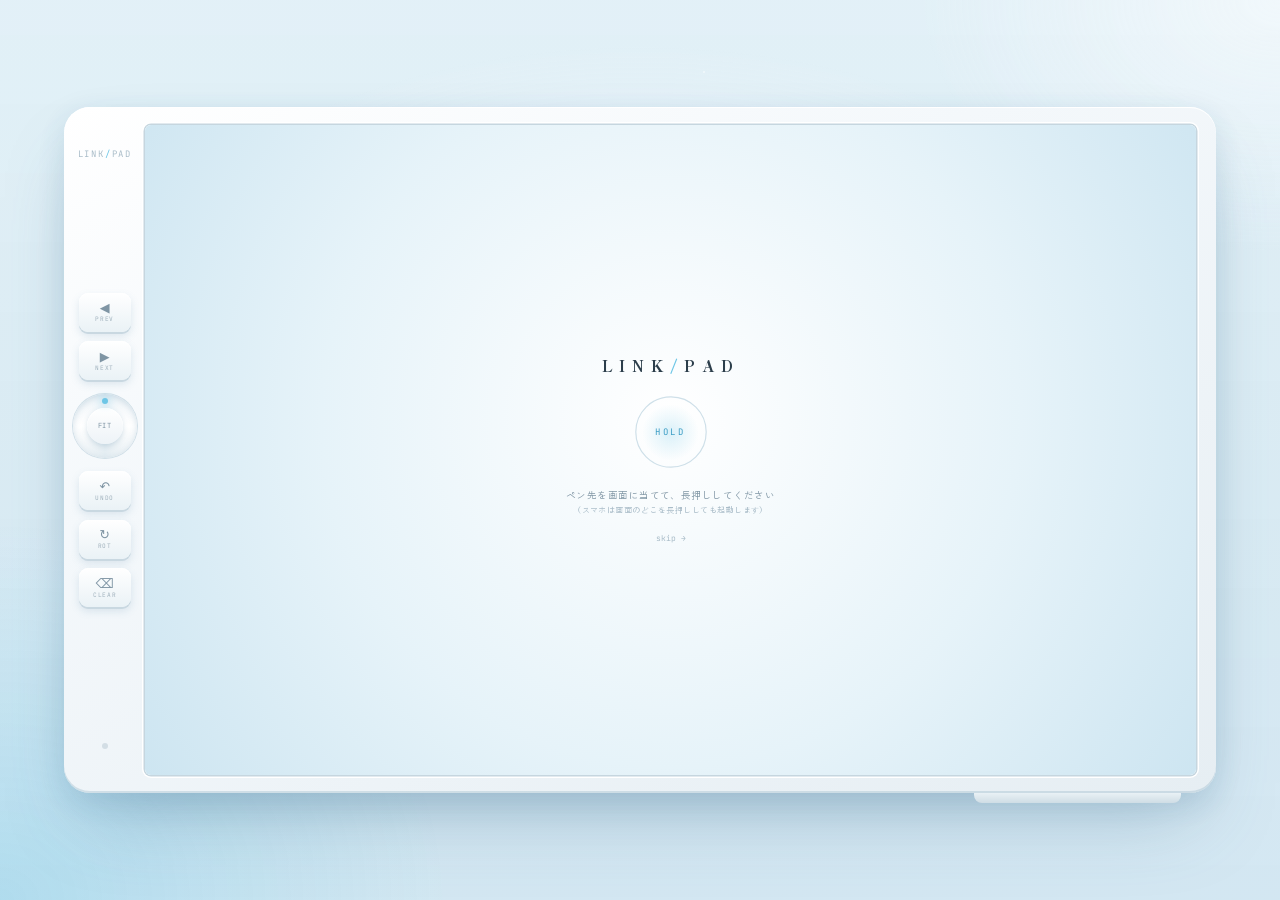
<file: index.html>
<!DOCTYPE html>
<html lang="ja">
<head>
  <meta charset="UTF-8" />
  <meta name="viewport" content="width=device-width, initial-scale=1, viewport-fit=cover" />
  <meta name="theme-color" content="#e8f3f9" />
  <title>矢野 乃梨佳 — Portfolio</title>
  <meta name="description" content="液タブの画面を操作して作品を見るポートフォリオ" />
  <link rel="preconnect" href="https://fonts.googleapis.com" />
  <link rel="preconnect" href="https://fonts.gstatic.com" crossorigin />
  <link href="https://fonts.googleapis.com/css2?family=DotGothic16&family=Shippori+Mincho+B1:wght@600;800&family=JetBrains+Mono:wght@400;600&family=Zen+Kaku+Gothic+New:wght@400;500;700&display=swap" rel="stylesheet" />
  <link rel="stylesheet" href="style.css?v=20261031b" />
  <style>
    /* スマホ：アニメ作品のとき操作ヒントが縦に引き伸ばされて、四角いぼかしになっていたのを修正 */
    @media (orientation: portrait), (max-width: 820px), (max-height: 540px) {
      .hint, .viewport.has-timeline .hint { top: 3.6em; bottom: auto !important; height: auto; }
    }
    /* スマホ：メニューが全部見えるように、ロゴを隠して詰める */
    @media (orientation: portrait), (max-width: 820px), (max-height: 540px) {
      .app-name { display: none; }
      .menubar { padding-left: .4em; gap: .3em; }
      .menus { gap: 0; }
      .menus button { padding: .5em .5em; }
    }
    /* portfolioについて */
    .site-title { font-family: var(--mincho); font-weight: 800; letter-spacing: .3em; font-size: 2em !important; margin: 0 0 .8em !important; }
    .site-title span { color: var(--accent); }
    .site-text { font-size: 1.05em; }
    .site-credit { margin: 1.8em 0 0; padding-top: .9em; border-top: 1px solid var(--line); font-size: .78em; color: var(--mute); letter-spacing: .05em; }
  </style>
</head>
<body>

  <!-- 背景：閲覧中の作品をぼかして映す -->
  <div class="backdrop" aria-hidden="true"><i></i><i></i></div>
  <div class="desk-light" aria-hidden="true"></div>

  <main class="tablet" id="tablet">
    <!-- 左ベゼル：エクスプレスキー + タッチリング -->
    <aside class="bezel-left" aria-label="エクスプレスキー">
      <div class="brand">LINK<span>/</span>PAD</div>
      <button class="xkey" data-act="prev"  title="前の作品 [←]"><span>◀</span><small>PREV</small></button>
      <button class="xkey" data-act="next"  title="次の作品 [→]"><span>▶</span><small>NEXT</small></button>
      <div class="ring" id="ring" title="タッチリング：ドラッグでズーム">
        <div class="ring-dot" id="ringDot"></div>
        <button class="ring-center" data-act="fit" title="画面に合わせる [0]">FIT</button>
      </div>
      <button class="xkey" data-act="undo"  title="元に戻す [Ctrl+Z]"><span>↶</span><small>UNDO</small></button>
      <button class="xkey d-only" data-act="rotR"  title="右回転 [R]"><span>↻</span><small>ROT</small></button>
      <button class="xkey m-only" data-act="fit" title="画面に合わせる"><span>⤢</span><small>FIT</small></button>
      <button class="xkey" data-act="clear" title="線をすべて消す [Delete]"><span>⌫</span><small>CLEAR</small></button>
      <div class="led" id="led"></div>
    </aside>

    <!-- 液晶 -->
    <section class="screen" id="screen">
      <div class="glare" aria-hidden="true"></div>

      <!-- メニューバー -->
      <header class="menubar">
        <div class="app-name">◆ LINK PAINT</div>
        <nav class="menus">
          <button data-panel="works" class="is-on">作品</button>
          <button data-panel="about">プロフィール</button>
          <button data-act="help"><span class="d-only">ショートカット</span><span class="m-only">使い方</span></button>
          <button data-panel="site">portfolioについて</button>
        </nav>
        <div class="filename" id="filename">norika_yano_portfolio</div>
        <button class="sound-btn" id="soundBtn" title="効果音 オン / オフ">♪</button>
        <button class="me" data-panel="about" title="プロフィール"><img id="meIcon" alt="" /></button>
      </header>

      <div class="workspace">
        <!-- ツールバー -->
        <div class="toolbar" role="toolbar" aria-label="ツール">
          <button class="tool is-on" data-tool="pen" title="ペン [B]　Alt+クリックでスポイト"><svg viewBox="0 0 24 24"><path d="M3 21l3.5-1 11-11-2.5-2.5-11 11L3 21z M15.5 5.5l2.5 2.5 2-2-2.5-2.5z"/></svg></button>
          <button class="tool" data-tool="eraser" title="消しゴム [E] — 描いた線をなぞって消す"><svg viewBox="0 0 24 24"><path d="M8.5 20H20M4.6 14.6l8.8-8.8a2 2 0 012.8 0l3 3a2 2 0 010 2.8L12 18.8a4 4 0 01-5.6 0l-1.8-1.4a2 2 0 010-2.8zM9 10.2l5.8 5.8"/></svg></button>
          <button class="tool" data-tool="picker" title="スポイト [I] — 作品から色を拾う"><svg viewBox="0 0 24 24"><path d="M14.5 4.5l5 5M17 2.5a2.1 2.1 0 013 3L17.5 8 16 6.5zM15.5 7.5L6 17l-2 4 4-2 9.5-9.5"/></svg></button>
          <button class="tool" data-tool="hand" title="手のひら [H / Space] — ドラッグで移動"><svg viewBox="0 0 24 24"><path d="M8 11V5a1.5 1.5 0 013 0v5V4a1.5 1.5 0 013 0v6V5.5a1.5 1.5 0 013 0V14c0 4-2.5 7-6.5 7S5 18.5 4 16l-1.5-3.5a1.4 1.4 0 012.4-1.4L8 14z"/></svg></button>
          <button class="tool" data-tool="zoom" title="ズーム [Z] — クリックで拡大 / Alt+クリックで縮小"><svg viewBox="0 0 24 24"><circle cx="10" cy="10" r="6.5"/><path d="M15 15l6 6M7 10h6M10 7v6"/></svg></button>
          <div class="sep"></div>
          <label class="swatch" title="ペンの色"><input type="color" id="penColor" value="#e8798c" /></label>
          <div class="size" title="ブラシサイズ [ / ]">
            <span class="size-dot" id="sizeDot"></span>
            <input type="range" id="penSize" min="1" max="40" value="8" aria-label="ブラシサイズ" />
            <b id="sizeNum">8</b>
          </div>
          <div class="sep"></div>
          <button class="tool toggle" data-toggle="keep" title="線を残す [K] — オフだと描いた線はゆっくり消えます"><svg viewBox="0 0 24 24"><path d="M9 4h6l-1 5 3 3v2H7v-2l3-3zM12 14v7"/></svg></button>
          <button class="tool toggle" data-toggle="flip" title="左右反転 [M] — 絵描きのデッサンチェック"><svg viewBox="0 0 24 24"><path d="M12 3v18M9 7L4 17h5zM15 7l5 10h-5z"/></svg></button>
          <button class="tool toggle" data-toggle="mono" title="モノクロ表示 [G] — 明暗のバランスを見る"><svg viewBox="0 0 24 24"><circle cx="12" cy="12" r="8.5"/><path d="M12 3.5v17a8.5 8.5 0 000-17z" fill="currentColor"/></svg></button>
        </div>

        <!-- キャンバス -->
        <div class="viewport" id="viewport">
          <div class="stage" id="stage">
            <div class="paper" id="paper">
              <img id="artwork" alt="" draggable="false" />
              <video id="video" muted loop playsinline preload="auto"></video>
              <video id="ghostPrev" class="ghost prev" muted playsinline preload="auto"></video>
              <video id="ghostNext" class="ghost next" muted playsinline preload="auto"></video>
            </div>
          </div>
          <canvas class="ink" id="ink"></canvas>

          <!-- 作品を開いたときの情報カード -->
          <article class="info-card" id="infoCard" aria-live="polite">
            <button class="info-close" id="infoClose" title="たたむ [N]">—</button>
            <p class="info-kicker" id="infoKicker"></p>
            <h3 id="infoTitle"></h3>
            <p class="info-cat" id="infoCat"></p>
            <dl class="info-meta" id="infoMeta"></dl>
            <p class="info-desc" id="infoDesc"></p>
            <ul class="info-tags" id="infoTags"></ul>
            <div class="info-palette" id="infoPalette"></div>
          </article>
          <button class="info-pill" id="infoPill" hidden>ⓘ 作品情報</button>

          <!-- アニメ作品のタイムライン -->
          <div class="timeline" id="timeline" hidden>
            <button data-tl="play" id="tlPlay" title="再生 / 一時停止 [P]">❚❚</button>
            <button data-tl="back" title="1コマ戻る [,]">⏮</button>
            <button data-tl="fwd" title="1コマ進む [.]">⏭</button>
            <div class="tl-track" id="tlTrack"><div class="tl-ticks" id="tlTicks"></div><div class="tl-head" id="tlHead"></div></div>
            <span class="tl-frame" id="tlFrame">1 / 1</span>
            <div class="tl-speed" role="group" aria-label="再生速度">
              <button data-speed="0.25">0.25×</button><button data-speed="0.5">0.5×</button><button data-speed="1" class="is-on">1×</button>
            </div>
            <button data-tl="onion" id="tlOnion" title="オニオンスキン [O] — 停止中に前後のコマを透かして表示">◎ オニオン</button>
          </div>

          <!-- スマホ用ツール：見る / 描く / 消す -->
          <div class="m-tools" id="mTools" role="toolbar" aria-label="タッチ用ツール">
            <button data-mtool="view" class="is-on" title="見る：1本指で移動・スワイプで作品切替"><svg viewBox="0 0 24 24"><path d="M8 11V5a1.5 1.5 0 013 0v5V4a1.5 1.5 0 013 0v6V5.5a1.5 1.5 0 013 0V14c0 4-2.5 7-6.5 7S5 18.5 4 16l-1.5-3.5a1.4 1.4 0 012.4-1.4L8 14z"/></svg><span>見る</span></button>
            <button data-mtool="pen" title="描く：1本指で描く・2本指で移動/拡大"><svg viewBox="0 0 24 24"><path d="M3 21l3.5-1 11-11-2.5-2.5-11 11L3 21z M15.5 5.5l2.5 2.5 2-2-2.5-2.5z"/></svg><span>描く</span></button>
            <button data-mtool="eraser" title="消す"><svg viewBox="0 0 24 24"><path d="M8.5 20H20M4.6 14.6l8.8-8.8a2 2 0 012.8 0l3 3a2 2 0 010 2.8L12 18.8a4 4 0 01-5.6 0l-1.8-1.4a2 2 0 010-2.8zM9 10.2l5.8 5.8"/></svg><span>消す</span></button>
            <label class="m-color" title="ペンの色"><span id="mColorDot"></span><input type="color" id="mPenColor" value="#e8798c" /></label>
          </div>

          <div class="toast" id="toast"></div>
          <div class="hint" id="hint">ペンで描ける / ホイールで拡大 / ←→で作品切替</div>
        </div>

        <!-- 右パネル -->
        <aside class="panels" id="panels">
          <section class="panel panel-nav">
            <h2>ナビゲーター</h2>
            <div class="navigator" id="navigator"><img id="navImg" alt="" /><div class="nav-box" id="navBox"></div></div>
          </section>

          <section class="panel panel-prop" id="propPanel">
            <h2>作品情報</h2>
            <dl class="props" id="props"></dl>
            <div class="palette" id="palette" title="クリックでペンの色に"></div>
          </section>

          <section class="panel panel-layers">
            <h2>
              <span>レイヤー <span class="count" id="count"></span></span>
              <span class="layer-tools">
                <button data-act="layerUp" title="選択中のレイヤーを上へ">▲</button>
                <button data-act="layerDown" title="選択中のレイヤーを下へ">▼</button>
                <button data-act="orderMenu" title="並び順の書き出し・リセット">⋯</button>
              </span>
            </h2>
            <div class="order-menu" id="orderMenu" hidden>
              <button data-act="copyOrder">並び順をコピー（works.jsのORDERに貼る）</button>
              <button data-act="resetOrder">初期の並び順に戻す</button>
            </div>
            <ol class="layers" id="layers"></ol>
          </section>
        </aside>
      </div>

      <!-- ステータスバー -->
      <footer class="statusbar">
        <span id="stTool">ペン</span>
        <span id="stZoom">100%</span>
        <span id="stRot">0°</span>
        <span id="stPos">x 0  y 0</span>
        <span class="pressure"><i>筆圧</i><b><em id="stPress"></em></b></span>
        <span id="stIndex" class="push">01 / 15</span>
      </footer>

      <!-- プロフィール -->
      <div class="sheet" id="about" hidden>
        <div class="sheet-card">
          <button class="sheet-close" data-close>×</button>
          <p class="kicker">PROFILE.layer</p>
          <div class="pf-head">
            <img class="pf-icon" id="pfIcon" alt="" />
            <div>
              <h2 id="pfName"></h2>
              <p class="pf-kana" id="pfKana"></p>
              <p class="aff" id="pfAff"></p>
            </div>
          </div>
          <p class="statement" id="pfStatement"></p>
          <dl class="pf-contact" id="pfContact"></dl>
          <ul class="pf-links" id="pfLinks"></ul>
        </div>
      </div>

      <!-- ショートカット -->
      <!-- portfolioについて -->
      <div class="sheet" id="site" hidden>
        <div class="sheet-card">
          <button class="sheet-close" data-close>×</button>
          <p class="kicker">ABOUT.portfolio</p>
          <h2 class="site-title">LINK<span>/</span>PAD</h2>
          <p class="statement site-text">今までに描いた作品をアーカイブする場所です。<br>液タブをモチーフとしたデザインで、絵師の気分になって作品を体験できます！！</p>
          <p class="site-credit">サイト制作者：岡崎 真道</p>
        </div>
      </div>

      <div class="sheet" id="help" hidden>
        <div class="sheet-card wide">
          <button class="sheet-close" data-close>×</button>
          <p class="kicker"><span class="d-only">SHORTCUTS</span><span class="m-only">HOW TO</span></p>
          <ul class="touch-guide">
            <li><b>スワイプ</b><span>左右にスワイプで作品を切り替え</span></li>
            <li><b>ピンチ</b><span>2本指で拡大・縮小</span></li>
            <li><b>ダブルタップ</b><span>その場所をズーム / もう一度で元に戻す</span></li>
            <li><b>描く</b><span>下の「描く」を選ぶと1本指で落書きできます（2本指で移動）</span></li>
            <li><b>長押し</b><span>レイヤーのサムネを長押しして並べ替え</span></li>
            <li><b>パレット</b><span>上の色の丸をタップすると、その色で描けます</span></li>
          </ul>
          <div class="keys-grid">
            <table class="keys">
              <tr><th colspan="2">作品</th></tr>
              <tr><td><kbd>←</kbd><kbd>→</kbd></td><td>作品を切り替え</td></tr>
              <tr><td><kbd>N</kbd></td><td>作品情報を開く / 閉じる</td></tr>
              <tr><td>ホイール / <kbd>+</kbd><kbd>−</kbd></td><td>ズーム</td></tr>
              <tr><td><kbd>R</kbd> / <kbd>Shift</kbd>+<kbd>R</kbd></td><td>回転</td></tr>
              <tr><td><kbd>0</kbd></td><td>画面に合わせる</td></tr>
              <tr><td><kbd>F</kbd></td><td>パネルを隠す</td></tr>
              <tr><th colspan="2">アニメ</th></tr>
              <tr><td><kbd>P</kbd></td><td>再生 / 一時停止</td></tr>
              <tr><td><kbd>,</kbd> <kbd>.</kbd></td><td>1コマ戻る / 進む</td></tr>
              <tr><td><kbd>O</kbd></td><td>オニオンスキン</td></tr>
            </table>
            <table class="keys">
              <tr><th colspan="2">ツール</th></tr>
              <tr><td><kbd>B</kbd></td><td>ペン（<kbd>Alt</kbd>でスポイト）</td></tr>
              <tr><td><kbd>E</kbd></td><td>消しゴム</td></tr>
              <tr><td><kbd>I</kbd></td><td>スポイト</td></tr>
              <tr><td><kbd>H</kbd> / <kbd>Space</kbd></td><td>手のひら</td></tr>
              <tr><td><kbd>Z</kbd></td><td>ズーム</td></tr>
              <tr><td><kbd>[</kbd> <kbd>]</kbd></td><td>ブラシサイズ</td></tr>
              <tr><td><kbd>Ctrl</kbd>+<kbd>Z</kbd></td><td>元に戻す</td></tr>
              <tr><td><kbd>Delete</kbd></td><td>線をすべて消す</td></tr>
              <tr><td><kbd>K</kbd></td><td>線を残す</td></tr>
              <tr><td><kbd>M</kbd> / <kbd>G</kbd></td><td>左右反転 / モノクロ</td></tr>
            </table>
          </div>
        </div>
      </div>

      <!-- 起動画面 -->
      <div class="boot" id="boot">
        <div class="boot-inner">
          <p class="boot-logo">LINK<span>/</span>PAD</p>
          <button class="touch" id="touch" aria-label="長押しで起動">
            <svg viewBox="0 0 100 100"><circle class="track" cx="50" cy="50" r="44"/><circle class="fill" id="touchFill" cx="50" cy="50" r="44"/></svg>
            <span>HOLD</span>
          </button>
          <p class="boot-msg">ペン先を画面に当てて、長押ししてください<br><small>（スマホは画面のどこを長押ししても起動します）</small></p>
          <button class="boot-skip" id="skip">skip →</button>
        </div>
      </div>
    </section>

    <div class="pen-rest" aria-hidden="true"></div>
  </main>

  <!-- ペンカーソル -->
  <div class="cursor" id="cursor" aria-hidden="true">
    <div class="tip" id="cursorTip"></div>
    <svg class="stylus" viewBox="0 0 40 200"><defs><linearGradient id="g" x1="0" x2="1"><stop offset="0" stop-color="#cfdde6"/><stop offset=".45" stop-color="#ffffff"/><stop offset="1" stop-color="#b8cad6"/></linearGradient></defs><path d="M20 0 L26 26 L26 200 L14 200 L14 26 Z" fill="url(#g)"/><rect x="14" y="70" width="12" height="22" rx="3" fill="#a9d8ec"/><rect x="25" y="74" width="3" height="8" rx="1.5" fill="#6ec6e6"/><path d="M20 0 L23 12 L17 12Z" fill="#7d93a2"/></svg>
  </div>

  <!-- オニオンスキン用フィルタ：白はそのまま、暗い線だけ色づける -->
  <svg width="0" height="0" style="position:absolute" aria-hidden="true">
    <filter id="onionPrev" color-interpolation-filters="sRGB"><feColorMatrix type="matrix" values="0.1701 0.5722 0.0578 0 0.2  0.0850 0.2861 0.0289 0 0.6  0.0213 0.0715 0.0072 0 0.9  0 0 0 1 0"/></filter>
    <filter id="onionNext" color-interpolation-filters="sRGB"><feColorMatrix type="matrix" values="0.0106 0.0358 0.0036 0 0.95  0.1488 0.5006 0.0505 0 0.3  0.1276 0.4291 0.0433 0 0.4  0 0 0 1 0"/></filter>
  </svg>

  <script src="works.js?v=20261031b"></script>
  <script src="meta.js?v=20261031b"></script>
  <script src="main.js?v=20261031b"></script>
  <script>
    // 「portfolioについて」タブ：main.js が古い・キャッシュされていても必ず開けるようにする
    (function () {
      var sheet = document.getElementById("site");
      function openSite(e) {
        e.preventDefault(); e.stopPropagation();
        document.querySelectorAll(".sheet").forEach(function (s) { s.hidden = true; });
        sheet.hidden = false;
        document.querySelectorAll(".menus button").forEach(function (b) { b.classList.toggle("is-on", b.dataset.panel === "site"); });
      }
      document.querySelectorAll('[data-panel="site"]').forEach(function (b) { b.addEventListener("click", openSite); });
      sheet.addEventListener("click", function (e) {
        if (e.target === sheet || e.target.closest("[data-close]")) {
          sheet.hidden = true;
          document.querySelectorAll(".menus button").forEach(function (b) { b.classList.toggle("is-on", b.dataset.panel === "works"); });
        }
      });
    })();
  </script>
</body>
</html>
</file>
<file: style.css>
/* =========================================================
   LINK/PAD — 液タブ型ポートフォリオ
   テーマ：水色と白、淡い光
   ========================================================= */
:root {
  --sky: #dcecf4;
  --bezel: #f4f8fb;
  --bezel-hi: #ffffff;
  --bezel-lo: #d9e5ec;
  --ui: rgba(250, 253, 255, .9);
  --ui-2: #eef5f9;
  --ui-3: #dcebf3;
  --line: #d4e3eb;
  --text: #2c3e4b;
  --mute: #7f95a4;
  --faint: #a9bcc8;
  --accent: #6ec6e6;      /* 水色 */
  --accent-ink: #3a9cc4;  /* 文字用に少し濃く */
  --accent-2: #e8798c;    /* ほんの少しだけ差す赤 */
  --work-bg: #e3eef4;
  --mono: "JetBrains Mono", ui-monospace, monospace;
  --dot: "DotGothic16", "Zen Kaku Gothic New", sans-serif;
  --mincho: "Shippori Mincho B1", "Hiragino Mincho ProN", serif;
  --sans: "Zen Kaku Gothic New", system-ui, sans-serif;
}

* { box-sizing: border-box; }
html, body { margin: 0; height: 100%; }
body {
  background: var(--sky);
  color: var(--text);
  font-family: var(--sans);
  display: grid;
  place-items: center;
  overflow: hidden;
  -webkit-font-smoothing: antialiased;
}
button { font: inherit; color: inherit; background: none; border: 0; cursor: pointer; }

/* ---------------- 背景：閲覧中の作品をぼかして映す ---------------- */
.backdrop { position: fixed; inset: -10vmax; pointer-events: none; overflow: hidden; }
.backdrop i {
  position: absolute; inset: 0;
  background: center / cover no-repeat;
  filter: blur(48px) saturate(.75) brightness(1.15);
  transform: scale(1.12);
  opacity: 0;
  transition: opacity 1.4s ease, transform 8s ease-out;
}
.backdrop i.on { opacity: 1; transform: scale(1.02); }

/* 白と水色のヴェール + 光の粒 */
.desk-light {
  position: fixed; inset: 0; pointer-events: none;
  background:
    radial-gradient(60vw 50vh at 50% 40%, rgba(255, 255, 255, .55), transparent 70%),
    radial-gradient(50vw 60vh at 0% 100%, rgba(110, 198, 230, .35), transparent 70%),
    radial-gradient(40vw 40vh at 100% 0%, rgba(255, 255, 255, .5), transparent 70%),
    linear-gradient(180deg, rgba(232, 244, 250, .55), rgba(205, 228, 240, .6));
}
.desk-light::after {
  content: ""; position: absolute; inset: 0;
  background-image:
    radial-gradient(1.5px 1.5px at 12% 22%, rgba(255,255,255,.9), transparent),
    radial-gradient(1px 1px at 78% 14%, rgba(255,255,255,.8), transparent),
    radial-gradient(2px 2px at 88% 68%, rgba(255,255,255,.7), transparent),
    radial-gradient(1px 1px at 30% 82%, rgba(255,255,255,.8), transparent),
    radial-gradient(1.5px 1.5px at 55% 8%, rgba(255,255,255,.7), transparent);
  animation: drift 14s ease-in-out infinite alternate;
}
@keyframes drift { to { transform: translateY(-14px); opacity: .6; } }

/* ---------------- 液タブ本体（パールホワイト） ---------------- */
.tablet {
  position: relative;
  width: min(90vw, calc(86vh * 1.68), 1500px);
  aspect-ratio: 1.68;
  display: grid;
  grid-template-columns: 7.2% 1fr;
  padding: 1.4% 1.6% 1.4% 0;
  background: linear-gradient(155deg, var(--bezel-hi), var(--bezel) 35%, #e6eef3);
  border-radius: 26px;
  box-shadow:
    0 1px 0 #fff inset,
    0 -2px 0 rgba(150, 180, 198, .35) inset,
    0 40px 80px -24px rgba(60, 110, 140, .35),
    0 10px 30px rgba(80, 130, 160, .18);
}

.bezel-left {
  display: flex; flex-direction: column; align-items: center; justify-content: center;
  gap: clamp(6px, 1.1vh, 14px);
  position: relative;
}
.brand {
  position: absolute; top: 3.5%;
  font-family: var(--mono); font-size: clamp(8px, .7vw, 11px); letter-spacing: .2em;
  color: var(--faint);
}
.brand span { color: var(--accent); }

.xkey {
  width: 64%; aspect-ratio: 1.35;
  border-radius: 9px;
  background: linear-gradient(#ffffff, #eaf2f6);
  box-shadow: 0 1px 0 #fff inset, 0 2px 0 #c9d8e1, 0 4px 8px rgba(90, 140, 170, .18);
  display: grid; place-items: center; align-content: center; gap: 1px;
  color: var(--mute);
  transition: transform .08s, box-shadow .08s, color .2s;
}
.xkey span { font-size: clamp(10px, 1vw, 16px); line-height: 1; }
.xkey small { font-family: var(--mono); font-size: clamp(6px, .48vw, 8px); letter-spacing: .12em; opacity: .7; }
.xkey:hover { color: var(--accent-ink); }
.xkey:active, .xkey.is-pressed { transform: translateY(2px); box-shadow: 0 1px 0 #fff inset, 0 0 0 #c9d8e1, 0 1px 3px rgba(90, 140, 170, .2); color: var(--accent); }

.ring {
  width: 78%; aspect-ratio: 1; border-radius: 50%;
  background: conic-gradient(from 0deg, #eef4f8, #ffffff, #e4edf2, #ffffff, #eef4f8);
  box-shadow: 0 0 0 1px #d2e0e8, 0 2px 6px rgba(120, 160, 185, .3) inset;
  position: relative; display: grid; place-items: center;
  margin: 4px 0;
  touch-action: none;
}
.ring-dot {
  position: absolute; width: 10%; aspect-ratio: 1; border-radius: 50%;
  background: var(--accent); box-shadow: 0 0 10px var(--accent);
  top: 6%; left: 45%;
  transform-origin: 50% 440%;
}
.ring-center {
  width: 56%; aspect-ratio: 1; border-radius: 50%;
  background: linear-gradient(#ffffff, #edf3f7);
  box-shadow: 0 1px 0 #fff inset, 0 2px 5px rgba(100, 145, 172, .25);
  font-family: var(--mono); font-size: clamp(7px, .55vw, 10px); letter-spacing: .1em; color: var(--mute);
}
.ring-center:active { transform: scale(.96); color: var(--accent); }
.led {
  position: absolute; bottom: 4%;
  width: 6px; height: 6px; border-radius: 50%;
  background: #d3dee5;
  transition: background .4s, box-shadow .4s;
}
.led.on { background: var(--accent); box-shadow: 0 0 10px var(--accent); }

.pen-rest {
  position: absolute; right: 3%; bottom: -10px; width: 18%; height: 10px;
  background: linear-gradient(#e9f1f5, #cfdde5); border-radius: 0 0 8px 8px;
}

/* ---------------- 液晶 ---------------- */
.screen {
  position: relative;
  background: #f7fbfd;
  border-radius: 6px;
  overflow: hidden;
  display: grid;
  grid-template-rows: auto minmax(0, 1fr) auto;
  grid-template-columns: minmax(0, 1fr);
  box-shadow: 0 0 0 1.5px #c6d6df, 0 0 0 3px #fff;
  font-size: clamp(10px, .78vw, 13px);
}
.glare {
  position: absolute; inset: 0; pointer-events: none; z-index: 40;
  background: linear-gradient(115deg, rgba(255,255,255,.35) 0%, transparent 26%, transparent 72%, rgba(255,255,255,.18) 100%);
}

.menubar {
  display: flex; align-items: center; gap: 1.5em;
  height: 2.6em; padding: 0 1em;
  background: var(--ui); border-bottom: 1px solid var(--line);
  white-space: nowrap;
}
.app-name { font-family: var(--mincho); font-weight: 800; color: var(--accent-ink); letter-spacing: .08em; }
.menus { display: flex; gap: .2em; }
.menus button { padding: .35em .8em; border-radius: 4px; color: var(--mute); }
.menus button:hover { background: var(--ui-2); color: var(--text); }
.menus button.is-on { color: var(--accent-ink); background: var(--ui-3); }
.filename { margin-left: auto; font-family: var(--mono); font-size: .9em; color: var(--faint); overflow: hidden; text-overflow: ellipsis; }

.workspace {
  display: grid;
  grid-template-columns: 2.9em minmax(0, 1fr) minmax(180px, 21%);
  min-height: 0;
}
.screen.full .workspace { grid-template-columns: 2.9em minmax(0, 1fr) 0; }
.screen.full .panels { display: none; }

/* ツールバー */
.toolbar {
  background: var(--ui); border-right: 1px solid var(--line);
  display: flex; flex-direction: column; align-items: center; gap: .35em; padding: .6em 0;
}
.tool { width: 2.1em; height: 2.1em; border-radius: 6px; display: grid; place-items: center; color: var(--mute); }
.tool svg { width: 1.3em; height: 1.3em; fill: none; stroke: currentColor; stroke-width: 1.7; stroke-linejoin: round; stroke-linecap: round; }
.tool:hover { background: var(--ui-2); color: var(--text); }
.tool.is-on { background: var(--accent); color: #fff; box-shadow: 0 2px 8px rgba(110, 198, 230, .5); }
.sep { width: 60%; height: 1px; background: var(--line); margin: .3em 0; }
.swatch { width: 1.6em; height: 1.6em; border-radius: 50%; overflow: hidden; box-shadow: 0 0 0 2px #fff, 0 0 0 3px var(--line); cursor: pointer; }
.swatch input { width: 200%; height: 200%; margin: -50%; border: 0; padding: 0; cursor: pointer; }

/* キャンバス */
.viewport {
  position: relative; overflow: hidden;
  background:
    radial-gradient(circle at 50% 45%, #f6fbfd, var(--work-bg) 75%);
  touch-action: none;
}
.viewport::before { /* 方眼 */
  content: ""; position: absolute; inset: 0; pointer-events: none;
  background-image:
    linear-gradient(rgba(110, 198, 230, .12) 1px, transparent 1px),
    linear-gradient(90deg, rgba(110, 198, 230, .12) 1px, transparent 1px);
  background-size: 32px 32px;
}
.stage {
  position: absolute; left: 50%; top: 50%;
  transform-origin: 0 0;
  will-change: transform;
}
.stage.anim { transition: transform .45s cubic-bezier(.2, .8, .2, 1); }
.paper {
  position: relative;
  transform: translate(-50%, -50%);
  background: #fff;
  box-shadow: 0 0 0 1px rgba(120, 160, 185, .25), 0 22px 50px rgba(70, 120, 150, .25);
}
.paper img { display: block; user-select: none; -webkit-user-drag: none; }

/* 作品切替のリビール：白い光のなかから現れる */
.paper.reveal img { animation: reveal 1s cubic-bezier(.6, 0, .2, 1) both; }
.paper.reveal::after {
  content: ""; position: absolute; left: 0; right: 0; height: 2px;
  background: #fff; box-shadow: 0 0 18px 4px var(--accent);
  animation: scan 1s cubic-bezier(.6, 0, .2, 1) both;
}
@keyframes reveal { from { clip-path: inset(0 0 100% 0); filter: brightness(1.8) saturate(0); } 70% { filter: brightness(1.15) saturate(.6); } to { clip-path: inset(0 0 0 0); filter: none; } }
@keyframes scan { from { top: 0; opacity: 1; } 95% { opacity: 1; } to { top: 100%; opacity: 0; } }

.ink { position: absolute; inset: 0; width: 100%; height: 100%; pointer-events: none; }
.hint {
  position: absolute; left: 50%; bottom: 1.2em; transform: translateX(-50%);
  padding: .45em 1.1em; border-radius: 99px;
  background: rgba(255, 255, 255, .75); backdrop-filter: blur(8px);
  box-shadow: 0 4px 14px rgba(80, 130, 160, .15);
  font-size: .9em; color: var(--mute); white-space: nowrap;
  pointer-events: none; transition: opacity .6s;
}
.hint.gone { opacity: 0; }

/* 右パネル */
.panels {
  background: var(--ui); border-left: 1px solid var(--line);
  display: flex; flex-direction: column; min-height: 0;
}
.panel { border-bottom: 1px solid var(--line); }
.panel h2 {
  margin: 0; padding: .55em .9em; font-size: .82em; font-weight: 500; letter-spacing: .12em;
  color: var(--mute); background: var(--ui-2);
  display: flex; justify-content: space-between;
}
.count { font-family: var(--mono); color: var(--faint); }

.navigator { position: relative; margin: .7em; background: #eaf2f6; aspect-ratio: 16/10; display: grid; place-items: center; overflow: hidden; border-radius: 3px; }
.navigator img { max-width: 100%; max-height: 100%; display: block; }
.nav-box { position: absolute; border: 1.5px solid var(--accent-2); box-shadow: 0 0 0 999px rgba(240, 248, 252, .55); pointer-events: none; }

.props { margin: 0; padding: .8em .9em 1em; display: grid; grid-template-columns: auto 1fr; gap: .35em .9em; align-items: baseline; }
.props dt { color: var(--faint); font-size: .82em; }
.props dd { margin: 0; overflow-wrap: anywhere; color: var(--mute); }
.props dd.title { font-family: var(--mincho); font-weight: 800; font-size: 1.4em; line-height: 1.3; color: var(--text); letter-spacing: .02em; }
.props dd.desc { grid-column: 1 / -1; color: var(--text); line-height: 1.8; font-size: .95em; }

.panel-layers { flex: 1; min-height: 0; display: flex; flex-direction: column; border-bottom: 0; }
.layers { list-style: none; margin: 0; padding: .3em 0; overflow-y: auto; flex: 1; scrollbar-width: thin; scrollbar-color: var(--ui-3) transparent; }
.layer {
  display: grid; grid-template-columns: 1.6em 3.6em 1fr; align-items: center; gap: .6em;
  padding: .35em .7em; cursor: pointer;
  border-left: 3px solid transparent;
}
.layer:hover { background: var(--ui-2); }
.layer:focus { outline: none; }
.layer:focus-visible { box-shadow: inset 0 0 0 2px var(--accent); }
.layer.is-on { background: linear-gradient(90deg, rgba(110, 198, 230, .22), rgba(110, 198, 230, .05)); border-left-color: var(--accent); }
.layer .eye { color: var(--faint); font-size: .9em; text-align: center; }
.layer.is-on .eye { color: var(--accent-ink); }
.layer .th { width: 3.6em; aspect-ratio: 16/10; background: #fff center/cover no-repeat; border-radius: 2px; box-shadow: 0 0 0 1px var(--line); }
.layer .nm { overflow: hidden; }
.layer .nm b { display: block; font-weight: 500; white-space: nowrap; overflow: hidden; text-overflow: ellipsis; }
.layer .nm i { font-style: normal; font-family: var(--mono); font-size: .76em; color: var(--faint); }

/* ステータスバー */
.statusbar {
  display: flex; gap: 1.6em; align-items: center;
  height: 2.1em; padding: 0 1em;
  background: var(--ui); border-top: 1px solid var(--line);
  font-family: var(--mono); font-size: .85em; color: var(--mute);
  white-space: nowrap; overflow: hidden;
}
.statusbar .push { margin-left: auto; color: var(--accent-ink); }
.pressure { display: flex; align-items: center; gap: .5em; }
.pressure i { font-style: normal; font-family: var(--sans); }
.pressure b { width: 6em; height: .45em; background: var(--ui-3); border-radius: 9px; overflow: hidden; }
.pressure em { display: block; height: 100%; width: 0%; background: linear-gradient(90deg, var(--accent), #fff); transition: width .08s; }

/* シート（プロフィール / ヘルプ） */
.sheet {
  position: absolute; inset: 2.6em 0 2.1em; z-index: 30;
  background: rgba(236, 246, 251, .55); backdrop-filter: blur(14px);
  display: grid; place-items: center;
  animation: fade .3s ease both;
}
.sheet[hidden] { display: none; }
@keyframes fade { from { opacity: 0; } }
.sheet-card {
  position: relative; width: min(560px, 86%);
  background: rgba(255, 255, 255, .92); border: 1px solid #fff; border-radius: 12px;
  padding: 2.2em 2.4em; box-shadow: 0 30px 60px rgba(70, 120, 150, .2), 0 0 0 1px var(--line);
  animation: pop .4s cubic-bezier(.2, .9, .3, 1.15) both;
}
@keyframes pop { from { transform: translateY(14px) scale(.97); opacity: 0; } }
.sheet-close { position: absolute; top: .5em; right: .7em; font-size: 1.5em; color: var(--faint); }
.sheet-close:hover { color: var(--accent-ink); }
.kicker { margin: 0 0 .6em; font-family: var(--mono); font-size: .8em; color: var(--accent-ink); letter-spacing: .2em; }
.sheet-card h2 { margin: 0; font-family: var(--mincho); font-weight: 800; font-size: 2.6em; letter-spacing: .06em; }
.aff { margin: .2em 0 1.2em; color: var(--mute); }
.statement { line-height: 2; margin: 0; }
.pf-links { list-style: none; padding: 0; margin: 1.4em 0 0; display: flex; gap: .6em; flex-wrap: wrap; }
.pf-links a { display: inline-block; padding: .4em 1em; border-radius: 99px; border: 1px solid var(--line); color: var(--text); text-decoration: none; }
.pf-links a:hover { border-color: var(--accent); color: var(--accent-ink); }
.keys { width: 100%; border-collapse: collapse; }
.keys td { padding: .55em 0; border-bottom: 1px solid var(--line); }
.keys td:first-child { white-space: nowrap; padding-right: 1.5em; }
kbd { font-family: var(--mono); font-size: .85em; padding: .1em .45em; margin-right: .2em; border-radius: 4px; background: var(--ui-2); box-shadow: 0 2px 0 var(--line); color: var(--accent-ink); }

/* ---------------- 起動画面 ---------------- */
.boot {
  position: absolute; inset: 0; z-index: 50;
  background:
    radial-gradient(circle at 50% 45%, #ffffff, #e6f3f9 55%, #cde5f1);
  display: grid; place-items: center;
  transition: opacity .7s ease .35s;
}
.boot.off { opacity: 0; pointer-events: none; }
.boot, .boot * { user-select: none; -webkit-user-select: none; -webkit-touch-callout: none; -webkit-tap-highlight-color: transparent; }
.boot { touch-action: none; cursor: pointer; }
.boot.holding .touch { transform: scale(.94); }
.boot.holding .touch span { animation: none; opacity: 1; }
.touch { transition: transform .2s; }
.boot-msg small { color: var(--faint); font-size: .85em; }
.boot.flash::before {
  content: ""; position: absolute; inset: 0; background: #fff;
  animation: flash .6s ease-out both;
}
@keyframes flash { 0% { clip-path: inset(49.5% 0 49.5% 0); opacity: 1; } 40% { clip-path: inset(0 0 0 0); opacity: 1; } 100% { opacity: 0; } }
.boot-inner { display: grid; justify-items: center; gap: 1.6em; text-align: center; }
.boot-logo { margin: 0; font-family: var(--mincho); font-weight: 800; letter-spacing: .45em; color: var(--text); font-size: 1.5em; }
.boot-logo span { color: var(--accent); }
.touch { position: relative; width: 8em; height: 8em; display: grid; place-items: center; touch-action: none; border-radius: 50%; }
.touch::before { content: ""; position: absolute; inset: 14%; border-radius: 50%; background: radial-gradient(circle, rgba(110, 198, 230, .25), transparent 70%); animation: breathe 3s ease-in-out infinite; }
.touch svg { position: absolute; inset: 0; transform: rotate(-90deg); }
.touch circle { fill: none; stroke-width: 1.5; }
.touch .track { stroke: #cfe0e9; }
.touch .fill { stroke: var(--accent); stroke-dasharray: 276.5; stroke-dashoffset: 276.5; filter: drop-shadow(0 0 6px var(--accent)); }
.touch span { position: relative; font-family: var(--mono); letter-spacing: .3em; color: var(--accent-ink); font-size: .9em; animation: breathe 3s ease-in-out infinite; }
@keyframes breathe { 50% { opacity: .4; } }
.boot-msg { margin: 0; color: var(--mute); font-size: .95em; letter-spacing: .05em; }
.boot-skip { font-family: var(--mono); font-size: .8em; color: var(--faint); }
.boot-skip:hover { color: var(--accent-ink); }

/* ---------------- ペンカーソル ---------------- */
.cursor { position: fixed; left: 0; top: 0; pointer-events: none; z-index: 100; display: none; }
.cursor.show { display: block; }
.cursor .tip {
  position: absolute; width: 14px; height: 14px; left: -7px; top: -7px;
  border-radius: 50%; border: 1.5px solid var(--accent-ink);
  box-shadow: 0 0 0 1px rgba(255,255,255,.8);
  transition: width .15s, height .15s, left .15s, top .15s;
}
.cursor .stylus {
  position: absolute; left: -20px; top: 0; width: 40px; height: 200px;
  transform-origin: 20px 0; transform: rotate(-38deg);
  filter: drop-shadow(10px 14px 8px rgba(60, 110, 140, .3));
  transition: transform .12s;
}
.cursor.down .stylus { transform: rotate(-38deg) translateY(4px); }
.cursor.down .tip { width: 6px; height: 6px; left: -3px; top: -3px; background: var(--accent-ink); }
.cursor.hover .tip { width: 26px; height: 26px; left: -13px; top: -13px; }
.cursor.hand .tip { border-style: dashed; }
body.custom-cursor, body.custom-cursor * { cursor: none !important; }


/* ---------------- 追加ツール ---------------- */
.tool.toggle.is-on { background: var(--ui-3); color: var(--accent-ink); box-shadow: inset 0 0 0 1.5px var(--accent); }
.size { display: grid; justify-items: center; gap: .35em; padding: .2em 0; }
.size-dot { border-radius: 50%; box-shadow: 0 0 0 1.5px #fff, 0 0 0 2.5px var(--line); }
.size input[type=range] {
  writing-mode: vertical-lr; direction: rtl;
  width: 1.2em; height: 6.5em; margin: 0; accent-color: var(--accent); cursor: pointer;
}
.size b { font-family: var(--mono); font-weight: 400; font-size: .8em; color: var(--mute); }

/* 動画（アニメ作品） */
.paper video { display: none; user-select: none; }
.paper.is-anim img { display: none; }
.paper.is-anim #video { display: block; }
.paper .ghost { position: absolute; inset: 0; width: 100%; height: 100%; opacity: 0; pointer-events: none; mix-blend-mode: multiply; transition: opacity .2s; }
.paper.onion .ghost { display: block; }
.paper .ghost.prev { filter: url(#onionPrev); }
.paper .ghost.next { filter: url(#onionNext); }
.paper.onion .ghost { opacity: .55; }
.paper.flip img, .paper.flip video { transform: scaleX(-1); }
.paper.mono img, .paper.mono video { filter: grayscale(1); }


/* カラーパレット */
.palette, .info-palette { display: flex; gap: .4em; flex-wrap: wrap; }
.palette { padding: 0 .9em .9em; }
.chip {
  width: 1.7em; height: 1.7em; border-radius: 50%;
  background: var(--c); box-shadow: 0 0 0 1px rgba(0,0,0,.08), 0 2px 4px rgba(70,120,150,.15);
  transition: transform .15s;
}
.chip:hover { transform: translateY(-2px) scale(1.08); }
.chip.is-on { box-shadow: 0 0 0 2px #fff, 0 0 0 3.5px var(--accent); }

/* レイヤー：並べ替え */
.layer { grid-template-columns: 1em 3.6em 1fr auto; }
.grip { color: var(--faint); font-size: .8em; letter-spacing: -.2em; cursor: grab; text-align: center; touch-action: none; user-select: none; }
.grip:hover { color: var(--accent-ink); }
.layer .no { font-family: var(--mono); font-size: .72em; color: var(--faint); }
.layer.dragging { background: #fff; box-shadow: 0 6px 18px rgba(70, 120, 150, .25), inset 0 0 0 1.5px var(--accent); position: relative; z-index: 2; opacity: .95; }
.layer.dragging .grip { cursor: grabbing; color: var(--accent-ink); }
.layer-tools { display: flex; gap: .15em; }
.layer-tools button { width: 1.7em; height: 1.5em; border-radius: 4px; font-size: .9em; color: var(--mute); line-height: 1; }
.layer-tools button:hover { background: #fff; color: var(--accent-ink); }
.panel-layers { position: relative; }
.order-menu {
  position: absolute; right: .6em; top: 2.2em; z-index: 5;
  display: grid; background: #fff; border-radius: 8px; padding: .3em;
  box-shadow: 0 10px 30px rgba(70, 120, 150, .22), 0 0 0 1px var(--line);
}
.order-menu[hidden] { display: none; }
.order-menu button { text-align: left; padding: .55em .8em; border-radius: 5px; font-size: .9em; white-space: nowrap; }
.order-menu button:hover { background: var(--ui-2); color: var(--accent-ink); }

/* 作品情報カード（作品を開いたときに表示） */
.info-card {
  position: absolute; left: 1.2em; top: 1.2em; z-index: 6;
  width: min(23em, calc(100% - 2.4em)); max-height: calc(100% - 2.4em); overflow: auto;
  padding: 1.3em 1.4em 1.2em;
  background: rgba(255, 255, 255, .82); backdrop-filter: blur(14px) saturate(1.2);
  border: 1px solid #fff; border-radius: 12px;
  box-shadow: 0 18px 40px rgba(60, 110, 140, .18), 0 0 0 1px rgba(110, 198, 230, .2);
  transition: transform .5s cubic-bezier(.2, .9, .2, 1), opacity .4s ease;
  scrollbar-width: thin;
}
.info-card::before { /* 左端の光の帯 */
  content: ""; position: absolute; left: 0; top: 1.2em; bottom: 1.2em; width: 3px; border-radius: 3px;
  background: linear-gradient(var(--accent), rgba(110, 198, 230, 0));
}
.info-card.in > * { animation: rise .6s cubic-bezier(.2, .9, .2, 1) both; }
.info-card.in > *:nth-child(2) { animation-delay: .05s; }
.info-card.in > *:nth-child(3) { animation-delay: .1s; }
.info-card.in > *:nth-child(4) { animation-delay: .15s; }
.info-card.in > *:nth-child(5) { animation-delay: .2s; }
.info-card.in > *:nth-child(n+6) { animation-delay: .25s; }
@keyframes rise { from { opacity: 0; transform: translateY(8px); filter: blur(3px); } }
.info-card.closed { transform: translateX(calc(-100% - 2em)); opacity: 0; pointer-events: none; }
.info-close { position: absolute; top: .55em; right: .7em; color: var(--faint); font-size: 1.1em; width: 1.6em; height: 1.6em; border-radius: 50%; }
.info-close:hover { background: var(--ui-2); color: var(--accent-ink); }
.info-kicker { margin: 0 0 .5em; font-family: var(--mono); font-size: .75em; letter-spacing: .2em; color: var(--accent-ink); }
.info-card h3 { margin: 0; font-family: var(--mincho); font-weight: 800; font-size: 1.9em; line-height: 1.25; letter-spacing: .03em; color: var(--text); }
.info-cat { margin: .35em 0 .9em; color: var(--mute); font-size: .92em; }
.info-meta { margin: 0 0 .9em; display: grid; grid-template-columns: auto 1fr; gap: .3em 1em; font-size: .9em; }
.info-meta:empty { display: none; }
.info-meta dt { color: var(--faint); }
.info-meta dd { margin: 0; color: var(--text); }
.info-desc { margin: 0 0 1em; line-height: 1.9; font-size: .95em; color: var(--text); }
.info-tags { list-style: none; margin: 0 0 1em; padding: 0; display: flex; gap: .4em; flex-wrap: wrap; }
.info-tags:empty { display: none; }
.info-tags li { padding: .15em .7em; border-radius: 99px; background: var(--ui-2); color: var(--accent-ink); font-size: .82em; }
.info-palette .chip { width: 1.5em; height: 1.5em; }
.info-pill {
  position: absolute; left: 1.2em; top: 1.2em; z-index: 6;
  padding: .45em 1em; border-radius: 99px;
  background: rgba(255, 255, 255, .85); backdrop-filter: blur(8px);
  box-shadow: 0 4px 14px rgba(70, 120, 150, .15); color: var(--accent-ink); font-size: .9em;
  animation: fade .4s ease both;
}
.info-pill:hover { background: #fff; }
.info-pill[hidden] { display: none; }

/* タイムライン */
.timeline {
  position: absolute; left: 50%; bottom: 1em; transform: translateX(-50%); z-index: 6;
  width: min(46em, calc(100% - 2em));
  display: flex; align-items: center; gap: .5em;
  padding: .5em .8em;
  background: rgba(255, 255, 255, .85); backdrop-filter: blur(12px);
  border-radius: 12px; box-shadow: 0 10px 30px rgba(60, 110, 140, .18), 0 0 0 1px #fff inset;
  animation: fade .4s ease both;
}
.timeline[hidden] { display: none; }
.timeline > button { height: 2em; min-width: 2em; padding: 0 .5em; border-radius: 6px; color: var(--mute); white-space: nowrap; }
.timeline > button:hover { background: var(--ui-2); color: var(--accent-ink); }
#tlPlay { background: var(--accent); color: #fff; box-shadow: 0 2px 8px rgba(110, 198, 230, .5); }
#tlOnion.is-on { background: var(--ui-3); color: var(--accent-ink); box-shadow: inset 0 0 0 1.5px var(--accent); }
.tl-track { position: relative; flex: 1; height: 2em; border-radius: 6px; background: var(--ui-2); cursor: pointer; touch-action: none; overflow: hidden; }
.tl-ticks i { position: absolute; bottom: 0; width: 1px; height: 28%; background: var(--line); }
.tl-ticks i.major { height: 50%; background: var(--faint); }
.tl-head { position: absolute; top: 0; bottom: 0; width: 2px; margin-left: -1px; background: var(--accent-2); box-shadow: 0 0 8px var(--accent-2); }
.tl-head::before { content: ""; position: absolute; top: 0; left: -4px; border: 5px solid transparent; border-top-color: var(--accent-2); }
.tl-frame { font-family: var(--mono); font-size: .82em; color: var(--accent-ink); min-width: 5.5em; text-align: center; }
.tl-speed { display: flex; background: var(--ui-2); border-radius: 6px; padding: 2px; }
.tl-speed button { padding: .2em .5em; border-radius: 4px; color: var(--mute); font-family: var(--mono); font-size: .85em; }
.tl-speed button.is-on { background: #fff; color: var(--accent-ink); box-shadow: 0 1px 3px rgba(70, 120, 150, .2); }
.viewport.has-timeline .hint { bottom: 5em; }

/* トースト */
.toast {
  position: absolute; left: 50%; top: 1.2em; transform: translate(-50%, -8px); z-index: 7;
  padding: .45em 1.1em; border-radius: 99px;
  background: rgba(44, 62, 75, .82); color: #fff; font-size: .88em; white-space: nowrap;
  opacity: 0; pointer-events: none; transition: opacity .25s, transform .25s;
}
.toast.show { opacity: 1; transform: translate(-50%, 0); }

/* プロフィール・ヘルプ */
.pf-kana { margin: .3em 0 0; font-family: var(--mono); font-size: .85em; letter-spacing: .12em; color: var(--accent-ink); }
.sheet-card.wide { width: min(760px, 92%); max-height: 88%; overflow: auto; }
.keys-grid { display: grid; grid-template-columns: 1fr 1fr; gap: 0 2em; }
.keys th { text-align: left; padding: 1em 0 .3em; font-size: .78em; letter-spacing: .15em; color: var(--accent-ink); font-weight: 500; }

/* カーソル：ツールごとの形 */
.cursor.on-canvas .tip { width: var(--tip, 14px); height: var(--tip, 14px); left: calc(var(--tip, 14px) / -2); top: calc(var(--tip, 14px) / -2); }
.cursor[data-tool="eraser"].on-canvas .tip { border-radius: 30%; border-style: solid; background: rgba(255, 255, 255, .35); }
.cursor[data-tool="picker"] .tip, .cursor[data-tool="zoom"] .tip { width: 18px !important; height: 18px !important; left: -9px !important; top: -9px !important; }
.cursor[data-tool="picker"] .tip { background: conic-gradient(var(--accent-ink) 0 0) center / 1.5px 100% no-repeat, conic-gradient(var(--accent-ink) 0 0) center / 100% 1.5px no-repeat; border-color: transparent; }
.cursor[data-tool="hand"] .tip { border-style: dashed; }
.cursor.on-canvas.down[data-tool="pen"] .tip { background: transparent; }


/* 効果音ボタン・アイコン */
.sound-btn { width: 1.9em; height: 1.9em; border-radius: 50%; color: var(--accent-ink); flex: none; }
.sound-btn:hover { background: var(--ui-2); }
.sound-btn.off { color: var(--faint); text-decoration: line-through; }
.me { width: 1.9em; height: 1.9em; border-radius: 50%; overflow: hidden; flex: none; box-shadow: 0 0 0 1.5px #fff, 0 0 0 2.5px var(--accent); }
.me img { width: 100%; height: 100%; object-fit: cover; display: block; }
.me:hover { transform: scale(1.06); }

/* プロフィール */
.pf-head { display: flex; align-items: center; gap: 1.3em; margin-bottom: 1.2em; }
.pf-icon {
  width: 6.2em; height: 6.2em; border-radius: 50%; object-fit: cover; flex: none;
  box-shadow: 0 0 0 3px #fff, 0 0 0 4.5px var(--accent), 0 10px 24px rgba(70, 120, 150, .25);
}
.pf-head .aff { margin-bottom: 0; }
.pf-contact { margin: 1.3em 0 0; padding-top: 1em; border-top: 1px solid var(--line); display: grid; grid-template-columns: auto 1fr; gap: .4em 1em; align-items: center; }
.pf-contact:empty { display: none; }
.pf-contact dt { font-family: var(--mono); font-size: .78em; letter-spacing: .15em; color: var(--accent-ink); }
.pf-contact dd { margin: 0; display: flex; align-items: center; gap: .4em; overflow-wrap: anywhere; }
.pf-contact a { color: var(--text); text-decoration: none; border-bottom: 1px solid var(--accent); }
.pf-contact a:hover { color: var(--accent-ink); }
.copy-mail { color: var(--faint); width: 1.6em; height: 1.6em; border-radius: 4px; }
.copy-mail:hover { background: var(--ui-2); color: var(--accent-ink); }

/* レイヤー：文字選択させない（ドラッグ時のゴースト防止） */
.layers, .layer { user-select: none; -webkit-user-select: none; -webkit-touch-callout: none; }
.layers.sorting, .layers.sorting * { cursor: grabbing !important; }
.layer .th { pointer-events: none; }

/* ---------------- タッチ端末まわりの共通設定 ---------------- */
html { -webkit-text-size-adjust: 100%; }
body { overscroll-behavior: none; -webkit-tap-highlight-color: transparent; }
button, label, .layer, .chip { touch-action: manipulation; }
.m-only, .m-tools { display: none !important; }

/* ===== A. スマホ縦向き・幅の狭い画面：縦に積むレイアウト ===== */
@media (orientation: portrait), (max-width: 820px) and (min-height: 541px) {
  body { overflow: hidden; place-items: start center; }
  .tablet {
    width: 100vw; height: 100dvh; aspect-ratio: auto;
    grid-template-columns: 1fr; grid-template-rows: minmax(0, 1fr) auto;
    padding: max(8px, env(safe-area-inset-top)) max(8px, env(safe-area-inset-right)) max(8px, env(safe-area-inset-bottom)) max(8px, env(safe-area-inset-left));
    border-radius: 0;
    background: rgba(244, 248, 251, .7); backdrop-filter: blur(6px);
  }
  .bezel-left { order: 2; flex-direction: row; padding-top: 8px; gap: 6px; }
  .bezel-left .brand, .bezel-left .led, .ring { display: none; }
  .xkey { width: auto; flex: 1; aspect-ratio: auto; height: 48px; border-radius: 12px; }
  .xkey span { font-size: 17px; }
  .xkey small { font-size: 8px; }
  .pen-rest { display: none; }
  .screen { font-size: 12px; border-radius: 10px; }
  .menubar { gap: .6em; padding: 0 .5em 0 .8em; height: 3em; }
  .menus button { padding: .5em .7em; }
  .workspace { grid-template-columns: minmax(0, 1fr); grid-template-rows: minmax(0, 1fr) auto; }
  .panels { border-left: 0; border-top: 1px solid var(--line); min-width: 0; }
  .panel-layers { flex: none; }
  .layers { display: flex; overflow-x: auto; overflow-y: hidden; padding: .55em .6em .65em; gap: .5em; flex: none; scroll-snap-type: x proximity; scrollbar-width: none; }
  .layers::-webkit-scrollbar { display: none; }
  .layer { flex: none; grid-template-columns: 1fr; padding: 0; border: 2px solid transparent; border-radius: 6px; scroll-snap-align: center; }
  .layer.is-on { border-color: var(--accent); background: none; box-shadow: 0 3px 10px rgba(110, 198, 230, .35); }
  .layer.dragging { transform: scale(1.08); }
  .layer .eye, .layer .nm, .grip, .layer .no { display: none; }
  .layer .th { width: 5.6em; border-radius: 4px; }
  .sheet { inset: 3em 0 0; }
  .sheet-card { width: calc(100% - 1.6em); padding: 1.6em 1.4em; }
}

/* ===== B. スマホ横向き：左にキー・右にパネル ===== */
@media (orientation: landscape) and (max-height: 540px) {
  body { overflow: hidden; }
  .tablet {
    width: 100vw; height: 100dvh; aspect-ratio: auto; border-radius: 0;
    grid-template-columns: 58px minmax(0, 1fr);
    padding: max(6px, env(safe-area-inset-top)) max(6px, env(safe-area-inset-right)) max(6px, env(safe-area-inset-bottom)) env(safe-area-inset-left);
    background: rgba(244, 248, 251, .7); backdrop-filter: blur(6px);
  }
  .bezel-left { gap: 6px; }
  .bezel-left .brand, .bezel-left .led, .ring { display: none; }
  .xkey { width: 46px; aspect-ratio: auto; height: 40px; border-radius: 10px; }
  .pen-rest { display: none; }
  .screen { font-size: 11px; border-radius: 8px; }
  .menubar { height: 2.6em; }
  .workspace { grid-template-columns: minmax(0, 1fr) minmax(170px, 32%); }
  .panel-nav { display: none; }
  .statusbar { height: 1.9em; }
}

/* ===== C. タッチ向けUI（A・B共通） ===== */
@media (orientation: portrait), (max-width: 820px), (max-height: 540px) {
  .m-only { display: inline-flex !important; }
  .xkey.m-only { display: grid !important; }
  .d-only { display: none !important; }
  .toolbar { display: none; }
  .filename, .panel-nav, .layer-tools [data-act=orderMenu] { display: none; }
  .statusbar #stPos, .statusbar #stRot, .statusbar .pressure { display: none; }
  .sound-btn, .me { font-size: 12px; width: 2.4em; height: 2.4em; }
  .sound-btn { margin-left: auto; }
  .menus { min-width: 0; overflow-x: auto; scrollbar-width: none; }
  .menus button { white-space: nowrap; }
  .me { width: 2.1em; height: 2.1em; }
  .pf-icon { width: 4.8em; height: 4.8em; }
  .boot-inner { font-size: 13px; padding: 0 1.5em; }
  .touch { width: 9em; height: 9em; }
  .hint { bottom: auto; top: 3.6em; font-size: .85em; }

  /* 作品情報：パネルはタイトルを大きく、その他は1行に */
  .panel-prop h2 { display: none; }
  .props { display: flex; flex-wrap: wrap; align-items: baseline; gap: .15em .7em; padding: .6em .9em .5em; }
  .props dt { display: none; }
  .props dd { font-size: .92em; }
  .props dd.title { flex-basis: 100%; font-size: 1.35em; }
  .props dd.title ~ dt ~ dt + dd::before { content: "·"; margin-right: .7em; color: var(--faint); }
  .props dd.desc { flex-basis: 100%; font-size: .9em; line-height: 1.7; max-height: 5.2em; overflow: auto; }
  .panel-prop .palette { display: none; }
  .panel h2 { padding: .45em .9em; }

  /* 作品情報カード → カラーパレットだけの細い帯 */
  .info-card, .info-card.closed {
    left: 50%; top: .55em; right: auto; transform: translateX(-50%);
    width: auto; max-width: calc(100% - 1.2em); max-height: none; overflow: visible;
    padding: .4em .7em; border-radius: 99px;
    opacity: 1; pointer-events: auto;
  }
  .info-card::before, .info-card > :not(.info-palette) { display: none; }
  .info-card .info-palette { flex-wrap: nowrap; gap: .5em; }
  .info-card .info-palette .chip { width: 1.75em; height: 1.75em; }
  .info-pill { display: none !important; }
  .toast { top: 3.6em; }

  /* タッチ用ツール（見る / 描く / 消す） */
  .m-tools {
    display: flex !important; position: absolute; left: 50%; bottom: .55em; transform: translateX(-50%); z-index: 6;
    align-items: center; gap: .25em; padding: .3em;
    background: rgba(255, 255, 255, .86); backdrop-filter: blur(12px);
    border-radius: 99px; box-shadow: 0 8px 22px rgba(60, 110, 140, .18), 0 0 0 1px #fff inset;
  }
  .m-tools button { display: flex; align-items: center; gap: .3em; height: 2.6em; padding: 0 .85em; border-radius: 99px; color: var(--mute); font-size: 1em; white-space: nowrap; flex: none; }
  .m-tools button svg { width: 1.25em; height: 1.25em; fill: none; stroke: currentColor; stroke-width: 1.7; stroke-linejoin: round; stroke-linecap: round; }
  .m-tools button.is-on { background: var(--accent); color: #fff; box-shadow: 0 2px 8px rgba(110, 198, 230, .5); }
  .m-color { position: relative; width: 2.6em; height: 2.6em; display: grid; place-items: center; }
  .m-color span { width: 1.7em; height: 1.7em; border-radius: 50%; box-shadow: 0 0 0 2px #fff, 0 0 0 3px var(--line); }
  .m-color input { position: absolute; inset: 0; opacity: 0; width: 100%; height: 100%; border: 0; padding: 0; }
  .viewport.has-timeline .m-tools { bottom: 3.9em; }

  /* タイムライン */
  .timeline { bottom: .5em; gap: .3em; padding: .35em .45em; font-size: 12px; width: calc(100% - 1em); }
  .timeline > button { min-width: 2.4em; height: 2.4em; }
  .tl-track { height: 2.4em; }
  .tl-speed { display: none; }
  .tl-frame { min-width: auto; font-size: .78em; }
  #tlOnion { padding: 0 .55em; }

  /* シート */
  .keys-grid { display: none; }
  .touch-guide { display: grid !important; }
}

/* 使い方（タッチ）の一覧：普段は非表示 */
.touch-guide { display: none; list-style: none; margin: 0; padding: 0; gap: .1em; }
.touch-guide li { display: grid; grid-template-columns: 6.5em 1fr; gap: .8em; padding: .6em 0; border-bottom: 1px solid var(--line); align-items: baseline; }
.touch-guide b { color: var(--accent-ink); font-weight: 500; font-size: .9em; }

@media (prefers-reduced-motion: reduce) {
  *, *::before, *::after { animation-duration: .01ms !important; transition-duration: .01ms !important; }
}
</file>
